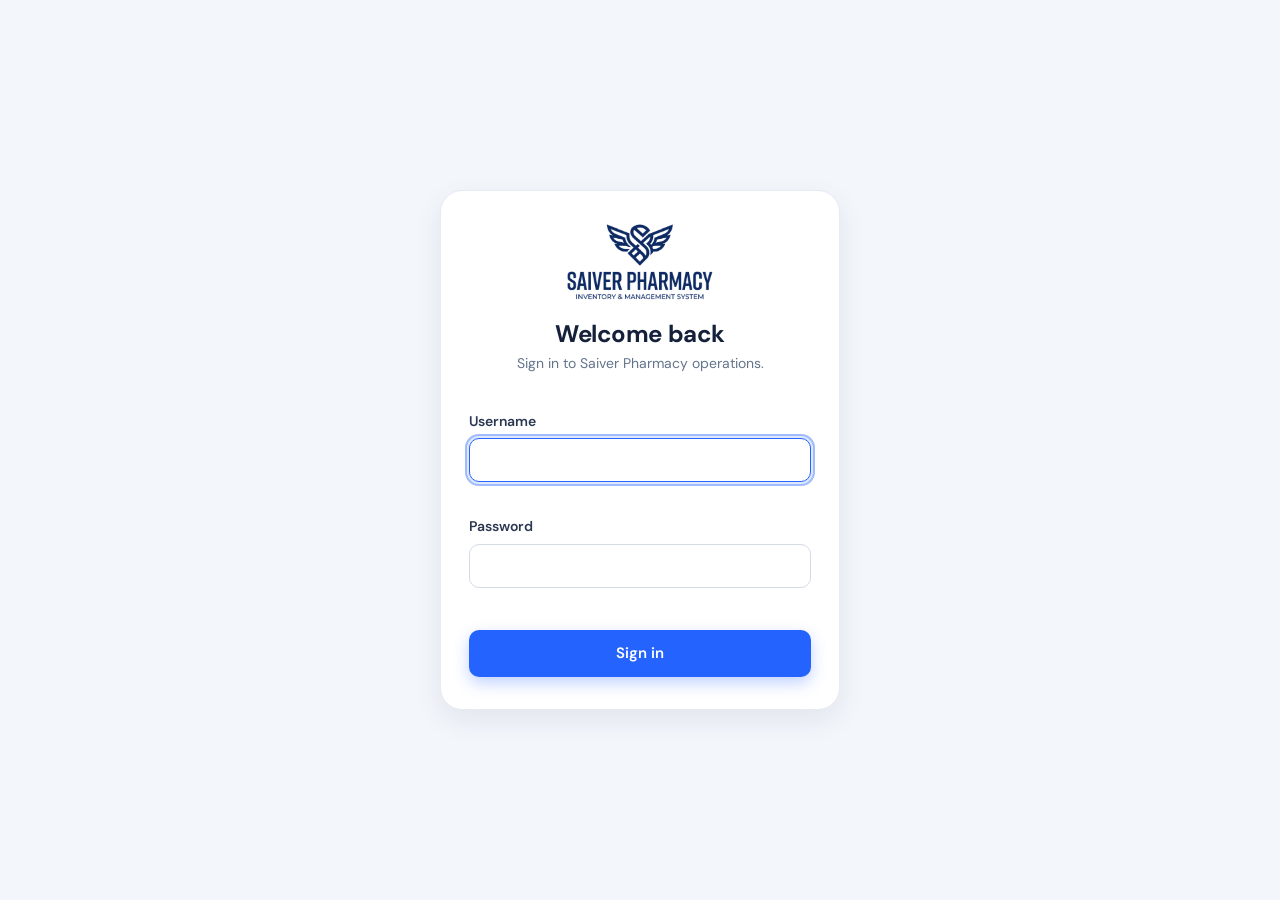
<file: frontend/index.html>
<!doctype html>
<html lang="en">
<head>
  <meta charset="utf-8">
  <meta name="viewport" content="width=device-width, initial-scale=1">
  <title>Sign in · Saiver Pharmacy</title>
  <link rel="preconnect" href="https://fonts.googleapis.com">
  <link rel="preconnect" href="https://fonts.gstatic.com" crossorigin>
  <link href="https://fonts.googleapis.com/css2?family=DM+Sans:wght@400;500;600;700&display=swap" rel="stylesheet">
  <link rel="stylesheet" href="css/style.css">
  <link rel="stylesheet" href="css/extra.css">
</head>
<body class="login-body" data-page="login">
  <main class="login-wrap">
    <section class="login-card">
      <img class="login-logo" id="loginLogo" alt="OU Pharmacy">
      <h1>Welcome back</h1>
      <p class="login-sub">Sign in to Saiver Pharmacy operations.</p>
      <div class="login-error" id="loginError" hidden></div>
      <form id="loginForm" class="login-form" novalidate>
        <label class="field"><span>Username</span>
          <input name="username" autocomplete="username" required autofocus>
        </label>
        <label class="field"><span>Password</span>
          <input type="password" name="password" autocomplete="current-password" required>
        </label>
        <button class="button button-primary login-btn" type="submit" id="loginBtn">Sign in</button>
      </form>
    </section>
  </main>

  <script src="js/logo-data.js"></script>
  <script src="js/api.js"></script>
  <script>
    (function () {
      var logo = document.getElementById("loginLogo");
      if (window.LOGO_FULL) logo.src = window.LOGO_FULL;

      var form = document.getElementById("loginForm");
      var btn = document.getElementById("loginBtn");
      var errorBox = document.getElementById("loginError");

      function showError(text) {
        errorBox.textContent = text;
        errorBox.hidden = false;
      }

      // Already signed in? Go straight to the dashboard.
      if (Api.getToken()) {
        Api.me().then(function () {
          location.replace("dashboard.html");
        }).catch(function () {
          Api.clearToken();
        });
      }

      form.addEventListener("submit", async function (e) {
        e.preventDefault();
        errorBox.hidden = true;

        var username = form.elements.username.value.trim();
        var password = form.elements.password.value;
        if (!username || !password) {
          showError("Enter your username and password.");
          return;
        }

        btn.disabled = true;
        btn.textContent = "Signing in…";
        try {
          await Api.login(username, password);
          location.href = "dashboard.html";
        } catch (err) {
          showError(err.message);
          btn.disabled = false;
          btn.textContent = "Sign in";
        }
      });
    })();
  </script>
</body>
</html>
</file>
<file: frontend/css/style.css>
/* MediCore Pharmacy: complete stylesheet.
   Replace the ENTIRE contents of backend/static/frontend/style.css with this file. */

:root {
    --ink: #0e1a2f;
    --ink-2: #172a4a;
    --ink-text: #aebbd3;
    --primary: #1f5eff;
    --primary-dark: #1648cc;
    --primary-soft: #e7eeff;
    --bg: #f2f5fa;
    --surface: #ffffff;
    --text: #15203a;
    --muted: #66758d;
    --border: #e1e7f0;
    --success: #15803d;
    --success-soft: #dcfce7;
    --warning: #a85a06;
    --warning-soft: #fef0c7;
    --danger: #c81e1e;
    --danger-soft: #fee2e2;
    --r-card: 16px;
    --r-control: 10px;
    --shadow: 0 1px 2px rgba(14, 26, 47, .05), 0 8px 24px rgba(14, 26, 47, .06);
}

*, *::before, *::after { box-sizing: border-box; }
html { scroll-behavior: smooth; }

body {
    margin: 0;
    background: var(--bg);
    color: var(--text);
    font-family: "DM Sans", "Segoe UI", Arial, sans-serif;
    font-size: 15px;
    line-height: 1.55;
    -webkit-font-smoothing: antialiased;
}

h1, h2, h3, h4 { margin: 0 0 6px; color: var(--text); font-weight: 700; line-height: 1.25; }
h1 { font-size: clamp(26px, 3vw, 34px); letter-spacing: -0.02em; }
h2 { font-size: 18px; letter-spacing: -0.01em; }
h3 { font-size: 16px; }
p { margin: 0 0 12px; color: var(--muted); }
a { color: var(--primary); text-decoration: none; }
a:hover { color: var(--primary-dark); }
:focus-visible { outline: 3px solid rgba(31, 94, 255, .35); outline-offset: 2px; }

/* ---------- Layout ---------- */
.app-shell { display: flex; min-height: 100vh; }
.main-area { flex: 1; min-width: 0; display: flex; flex-direction: column; }
.page-content { flex: 1; width: 100%; max-width: 1240px; margin: 0 auto; padding: 32px; }

/* ---------- Sidebar ---------- */
.sidebar {
    width: 268px;
    flex-shrink: 0;
    position: sticky;
    top: 0;
    height: 100vh;
    display: flex;
    flex-direction: column;
    padding: 26px 16px 20px;
    background: linear-gradient(180deg, var(--ink) 0%, #0b1426 100%);
    color: var(--ink-text);
    overflow-y: auto;
}
.brand { display: flex; align-items: center; gap: 12px; margin: 0 8px 32px; color: #fff; }
.brand:hover { color: #fff; }
.brand strong { display: block; font-size: 19px; letter-spacing: -0.02em; line-height: 1.1; }
.brand small { display: block; margin-top: 3px; font-size: 11px; font-weight: 500; color: #7f91b3; }
.brand-mark {
    width: 42px; height: 42px; flex-shrink: 0;
    display: grid; place-items: center;
    border-radius: 12px;
    background: var(--primary);
    color: #fff;
    box-shadow: 0 6px 16px rgba(31, 94, 255, .45);
}
.brand-mark svg { width: 20px; height: 20px; }

.nav-caption { margin: 0 14px 8px; font-size: 12px; font-weight: 600; color: #6f82a6; }
.nav-list { display: flex; flex-direction: column; gap: 4px; }
.nav-link {
    display: flex; align-items: center; gap: 12px;
    padding: 11px 14px;
    border-radius: var(--r-control);
    color: var(--ink-text);
    font-weight: 500;
    transition: background .15s, color .15s;
}
.nav-link:hover { background: var(--ink-2); color: #fff; }
.nav-link.active { background: var(--primary); color: #fff; box-shadow: 0 6px 14px rgba(31, 94, 255, .35); }
.nav-icon { width: 22px; text-align: center; font-size: 15px; opacity: .95; }

.sidebar-bottom { margin-top: auto; padding-top: 24px; }
.help-card {
    margin-bottom: 16px; padding: 16px;
    border-radius: 14px;
    background: var(--ink-2);
    border: 1px solid rgba(255, 255, 255, .06);
}
.help-symbol { display: block; margin-bottom: 6px; color: #7aa2ff; font-size: 16px; }
.help-card strong { display: block; color: #fff; }
.help-card p { margin: 4px 0 10px; color: #92a4c6; font-size: 13px; }
.help-card a { color: #fff; font-weight: 600; font-size: 13px; }

.profile { display: flex; align-items: center; gap: 10px; padding: 10px 8px 0; border-top: 1px solid rgba(255, 255, 255, .08); }
.avatar {
    width: 38px; height: 38px; flex-shrink: 0;
    display: grid; place-items: center;
    border-radius: 50%;
    background: var(--primary); color: #fff; font-weight: 700;
}
.profile-copy { flex: 1; min-width: 0; }
.profile-copy strong { display: block; overflow: hidden; text-overflow: ellipsis; white-space: nowrap; color: #fff; font-size: 14px; }
.profile-copy small { color: #7f91b3; }
.logout { color: #9fb0cf; padding: 6px; border-radius: 8px; }
.logout:hover { background: var(--ink-2); color: #fff; }

/* ---------- Top bar ---------- */
.topbar {
    position: sticky; top: 0; z-index: 20;
    display: flex; align-items: center; gap: 16px;
    padding: 14px 32px;
    background: rgba(255, 255, 255, .92);
    backdrop-filter: blur(8px);
    border-bottom: 1px solid var(--border);
}
.breadcrumb { flex: 1; color: var(--muted); font-size: 14px; }
.breadcrumb span { margin: 0 6px; color: #bcc6d6; }
.breadcrumb strong { color: var(--text); font-weight: 600; }
.breadcrumb a { color: var(--muted); }
.breadcrumb a:hover { color: var(--primary); }
.topbar-right { display: flex; align-items: center; gap: 10px; color: var(--muted); font-size: 13px; }
.status-dot { width: 8px; height: 8px; border-radius: 50%; background: #22c55e; box-shadow: 0 0 0 4px rgba(34, 197, 94, .18); }
.topbar-date { padding-left: 12px; border-left: 1px solid var(--border); }
.menu-toggle { display: none; }

/* ---------- Buttons ---------- */
button, .button, .btn {
    display: inline-flex; align-items: center; justify-content: center; gap: 8px;
    min-height: 42px; padding: 10px 18px;
    border: 1px solid transparent;
    border-radius: var(--r-control);
    background: var(--primary); color: #fff;
    font: inherit; font-weight: 600; line-height: 1.2;
    cursor: pointer;
    transition: background .15s, box-shadow .15s;
}
button:hover, .button:hover, .btn:hover { background: var(--primary-dark); color: #fff; }
.button-primary { box-shadow: 0 6px 16px rgba(31, 94, 255, .28); }
.button-secondary, .btn-secondary, .cancel-link {
    background: var(--surface); color: var(--text); border-color: var(--border); box-shadow: none;
}
.button-secondary:hover, .btn-secondary:hover, .cancel-link:hover { background: #f1f5fa; color: var(--text); }
.btn-danger, .button-danger { background: var(--danger); }
.btn-danger:hover, .button-danger:hover { background: #a61818; }
.menu-toggle, .message-close { min-height: 0; padding: 4px 10px; background: transparent; color: var(--text); border: 0; font-size: 18px; box-shadow: none; }
.menu-toggle:hover, .message-close:hover { background: #eaeff6; color: var(--text); }

/* ---------- Page headings ---------- */
.welcome-row, .page-header, .page-heading {
    display: flex; align-items: flex-end; justify-content: space-between;
    flex-wrap: wrap; gap: 16px;
    margin-bottom: 24px;
}
.eyebrow { display: flex; align-items: center; gap: 10px; margin-bottom: 10px; color: var(--primary); font-size: 13px; font-weight: 600; }
.eyebrow-line { width: 22px; height: 2px; border-radius: 2px; background: var(--primary); }
.subtitle { margin: 0; }
.back-link { font-weight: 600; font-size: 14px; }

/* ---------- Cards and panels ---------- */
.card, .panel, .form-card, .content-card {
    margin-bottom: 22px; padding: 24px;
    background: var(--surface);
    border: 1px solid var(--border);
    border-radius: var(--r-card);
    box-shadow: var(--shadow);
}
.panel-heading { display: flex; align-items: flex-start; justify-content: space-between; gap: 12px; margin-bottom: 18px; }
.panel-heading p { margin: 0; font-size: 13px; }
.text-link { font-weight: 600; font-size: 14px; white-space: nowrap; }

/* Stats */
.stats-grid { display: grid; grid-template-columns: repeat(4, minmax(0, 1fr)); gap: 18px; margin-bottom: 22px; }
.stat-card {
    padding: 20px;
    background: var(--surface);
    border: 1px solid var(--border);
    border-radius: var(--r-card);
    box-shadow: var(--shadow);
}
.stat-top { display: flex; align-items: center; justify-content: space-between; margin-bottom: 16px; }
.stat-label { color: var(--muted); font-size: 14px; font-weight: 500; }
.stat-value { font-size: 34px; font-weight: 700; letter-spacing: -0.03em; line-height: 1; }
.stat-foot { display: flex; align-items: center; gap: 8px; margin-top: 12px; color: var(--muted); font-size: 13px; }

.stat-icon, .alert-icon, .quick-icon, .empty-icon, .section-icon {
    width: 40px; height: 40px; flex-shrink: 0;
    display: grid; place-items: center;
    border-radius: 11px; font-weight: 700;
}
.blue { background: var(--primary-soft); color: var(--primary-dark); }
.teal { background: #d5f5ef; color: #0f766e; }
.amber { background: var(--warning-soft); color: var(--warning); }
.rose { background: var(--danger-soft); color: var(--danger); }
.mini-dot { width: 8px; height: 8px; border-radius: 50%; }
.blue-dot { background: #3b82f6; }
.teal-dot { background: #14b8a6; }
.amber-dot { background: #f59e0b; }
.rose-dot { background: #ef4444; }

/* Dashboard grid */
.content-grid { display: grid; grid-template-columns: minmax(0, 1.9fr) minmax(0, 1fr); gap: 22px; align-items: start; }
.content-grid .panel { margin-bottom: 0; }
.right-stack { display: grid; gap: 22px; }

.alert-count {
    min-width: 30px; height: 30px; padding: 0 9px;
    display: grid; place-items: center;
    border-radius: 15px;
    background: var(--danger-soft); color: var(--danger);
    font-size: 13px; font-weight: 700;
}
.alert-row, .quick-action {
    display: flex; align-items: center; gap: 14px;
    margin-top: 6px; padding: 12px;
    border-radius: 12px;
    color: var(--text);
    transition: background .15s;
}
.alert-row:hover, .quick-action:hover { background: #f3f6fb; color: var(--text); }
.alert-copy, .quick-action > span:nth-child(2) { flex: 1; min-width: 0; }
.alert-row strong, .quick-action strong { display: block; font-weight: 600; }
.alert-row small, .quick-action small { color: var(--muted); font-size: 13px; }
.alert-arrow { color: #9aa7bb; }
.quick-icon { background: var(--primary-soft); color: var(--primary-dark); }

/* ---------- Tables ---------- */
.table-wrap, .table-wrapper, .table-container {
    width: 100%; overflow-x: auto;
    background: var(--surface);
    border: 1px solid var(--border);
    border-radius: 12px;
}
table { width: 100%; border-collapse: collapse; }
thead { background: #f7f9fc; }
th {
    padding: 12px 16px;
    color: var(--muted); font-size: 13px; font-weight: 600; text-align: left; white-space: nowrap;
}
td { padding: 14px 16px; border-top: 1px solid #edf1f7; color: #2b3852; vertical-align: middle; }
tbody tr:hover { background: #f8faff; }
.muted-cell { color: var(--muted); }
.medicine-cell { display: flex; align-items: center; gap: 12px; }
.medicine-cell strong { display: block; color: var(--text); font-weight: 600; }
.medicine-cell small { color: var(--muted); font-size: 13px; }
.medicine-symbol {
    width: 38px; height: 38px; flex-shrink: 0;
    display: grid; place-items: center;
    border-radius: 11px;
    background: var(--primary-soft); color: var(--primary-dark); font-weight: 700;
}

/* Status pills and badges */
.pill, .badge, .status, .status-badge {
    display: inline-block; padding: 4px 11px;
    border-radius: 999px;
    font-size: 12.5px; font-weight: 600; white-space: nowrap;
    background: var(--primary-soft); color: var(--primary-dark);
}
.pill-good, .badge-success { background: var(--success-soft); color: var(--success); }
.pill-warning, .badge-warning { background: var(--warning-soft); color: var(--warning); }
.pill-danger, .badge-danger { background: var(--danger-soft); color: var(--danger); }

.empty-state { padding: 44px 20px; text-align: center; }
.empty-icon { width: 56px; height: 56px; margin: 0 auto 14px; background: var(--primary-soft); color: var(--primary); font-size: 22px; }
.empty-state p { max-width: 380px; margin: 0 auto 18px; }

/* ---------- Forms ---------- */
label { display: block; margin: 0 0 6px; color: #2b3852; font-size: 14px; font-weight: 600; }
input, select, textarea {
    width: 100%; min-height: 44px; padding: 10px 14px;
    background: #fff; color: var(--text);
    border: 1px solid #d3dbe8; border-radius: var(--r-control);
    font: inherit;
    transition: border-color .15s, box-shadow .15s;
}
input::placeholder, textarea::placeholder { color: #9aa7bb; }
input:hover, select:hover, textarea:hover { border-color: #b6c2d6; }
input:focus, select:focus, textarea:focus { border-color: var(--primary); outline: 0; box-shadow: 0 0 0 4px rgba(31, 94, 255, .14); }
input[type="checkbox"], input[type="radio"] { width: auto; min-height: 0; }

.form-section { margin-bottom: 28px; }
.form-section-header, .section-heading { display: flex; align-items: center; gap: 14px; margin-bottom: 18px; }
.section-icon { background: var(--primary-soft); color: var(--primary-dark); }
.form-grid, .form-row, .fields-grid { display: grid; grid-template-columns: repeat(2, minmax(0, 1fr)); gap: 18px 20px; }
.form-group, .field, .form-field { min-width: 0; }
.full-width, .field-full, .span-2 { grid-column: 1 / -1; }
.input-prefix, .input-group { position: relative; }
.form-note, .note, .help-text {
    display: flex; gap: 10px; align-items: flex-start;
    margin-top: 18px; padding: 12px 14px;
    border-radius: 12px;
    background: var(--primary-soft); color: #28418f; font-size: 14px;
}
.form-actions, .actions, .button-group {
    display: flex; flex-wrap: wrap; align-items: center; justify-content: flex-end; gap: 12px;
    margin-top: 24px; padding-top: 20px;
    border-top: 1px solid var(--border);
}
.cancel-link, .form-actions > a { display: inline-flex; align-items: center; min-height: 42px; padding: 10px 18px; border-radius: var(--r-control); font-weight: 600; }
.form-actions > a { background: var(--surface); color: var(--text); border: 1px solid var(--border); }
.form-actions > a:hover { background: #f1f5fa; color: var(--text); }

/* Search and filters */
.search-form, .search-bar, .toolbar, .filters { display: flex; flex-wrap: wrap; align-items: center; gap: 10px; margin-bottom: 18px; }
.search-form input, .search-bar input { flex: 1; min-width: 200px; }
.search-form select, .filters select { width: auto; min-width: 160px; }

/* Pagination */
.pagination { display: flex; align-items: center; justify-content: space-between; gap: 12px; margin-top: 18px; color: var(--muted); font-size: 14px; }
.pagination a { padding: 8px 14px; border: 1px solid var(--border); border-radius: var(--r-control); background: var(--surface); font-weight: 600; }

/* ---------- Messages ---------- */
.messages { margin-bottom: 20px; }
.message {
    display: flex; align-items: center; justify-content: space-between; gap: 12px;
    margin-bottom: 10px; padding: 12px 16px;
    border: 1px solid #bcd0ff; border-radius: 12px;
    background: var(--primary-soft); color: #28418f; font-weight: 500;
}
.message.success { background: #ecfdf3; border-color: #b7ebc9; color: #166534; }
.message.error, .message.danger { background: #fef2f2; border-color: #fbcaca; color: #991b1b; }
.message.warning { background: #fffbeb; border-color: #fde7a3; color: #92580a; }

/* ---------- Footer ---------- */
.footer { display: flex; flex-wrap: wrap; justify-content: space-between; gap: 8px; margin-top: 36px; padding-top: 20px; border-top: 1px solid var(--border); color: var(--muted); font-size: 13px; }

/* ---------- Responsive ---------- */
@media (max-width: 1100px) {
    .stats-grid { grid-template-columns: repeat(2, minmax(0, 1fr)); }
    .content-grid { grid-template-columns: 1fr; }
}
@media (max-width: 900px) {
    .menu-toggle { display: inline-flex; }
    .sidebar { position: fixed; left: 0; top: 0; z-index: 50; transform: translateX(-100%); transition: transform .25s ease; }
    .sidebar.open { transform: translateX(0); box-shadow: 0 0 0 100vmax rgba(14, 26, 47, .45); }
    .topbar { padding: 12px 18px; }
    .topbar-date { display: none; }
    .page-content { padding: 20px; }
}
@media (max-width: 640px) {
    .stats-grid, .form-grid, .form-row, .fields-grid { grid-template-columns: 1fr; }
    .card, .panel, .form-card { padding: 18px; }
    .form-actions { justify-content: stretch; }
    .form-actions > * { flex: 1; }
}
@media (prefers-reduced-motion: reduce) {
    * { transition: none !important; scroll-behavior: auto !important; }
}
/* ---------- Inventory list page (append to the END of style.css) ---------- */
.inventory-toolbar {
    display: flex; flex-wrap: wrap; align-items: center; justify-content: space-between;
    gap: 14px; margin-bottom: 18px;
}
.inventory-toolbar .search-form { position: relative; flex: 1; min-width: 280px; max-width: 540px; margin: 0; }
.inventory-toolbar .search-form input { padding-left: 40px; }
.search-symbol {
    position: absolute; left: 14px; top: 50%; transform: translateY(-50%);
    color: var(--muted); font-size: 16px; pointer-events: none;
}
.button-dark { background: var(--ink); }
.button-dark:hover { background: var(--ink-2); }
.clear-link { color: var(--muted); font-weight: 600; white-space: nowrap; }
.clear-link:hover { color: var(--danger); }

.filter-chips { display: flex; flex-wrap: wrap; gap: 8px; }
.filter-chip {
    padding: 8px 14px;
    border: 1px solid var(--border); border-radius: 999px;
    background: var(--surface); color: var(--text);
    font-size: 14px; font-weight: 500;
    transition: background .15s;
}
.filter-chip:hover { background: #f3f6fb; color: var(--text); }
.filter-chip.selected { background: var(--ink); border-color: var(--ink); color: #fff; }

.stock-number { font-weight: 600; }
.stock-low { color: var(--warning); }

.row-actions { display: flex; align-items: center; gap: 8px; }
.row-actions form { margin: 0; }
.icon-action {
    width: 34px; height: 34px; min-height: 0; padding: 0;
    display: inline-grid; place-items: center;
    border: 1px solid var(--border); border-radius: 9px;
    background: var(--surface); color: var(--muted);
    font-size: 16px; line-height: 1; box-shadow: none;
}
.icon-action:hover { background: var(--primary-soft); border-color: #bcd0ff; color: var(--primary-dark); }
.danger-action:hover { background: var(--danger-soft); border-color: #fbcaca; color: var(--danger); }

.table-footer {
    display: flex; flex-wrap: wrap; align-items: center; justify-content: space-between;
    gap: 12px; margin-top: 16px; color: var(--muted); font-size: 14px;
}
.table-footer .pagination { margin-top: 0; }
button.logout {
    min-height: 0; padding: 6px 8px;
    background: transparent; color: #9fb0cf; box-shadow: none;
}
button.logout:hover { background: var(--ink-2); color: #fff; }

/* ---------- Profile menu (top right) ---------- */
.topbar-right { margin-left: auto; display: flex; align-items: center; gap: 14px; }
.user-menu { position: relative; margin-left: 8px; }
.user-btn {
  display: flex; align-items: center; gap: 10px;
  background: #fff; border: 1px solid #e3e8f0; border-radius: 999px;
  padding: 5px 12px 5px 5px; cursor: pointer; font: inherit; color: #0f1b33;
}
.user-btn:hover { background: #f3f6fb; }
.user-avatar {
  width: 30px; height: 30px; border-radius: 50%;
  background: #2563ff; color: #fff; font-weight: 700;
  display: grid; place-items: center; font-size: 13px;
}
.user-name { font-weight: 600; font-size: 14px; }
.user-caret { font-size: 11px; color: #64748b; }
.user-dropdown {
  display: none; position: absolute; right: 0; top: calc(100% + 8px);
  min-width: 200px; background: #fff; border: 1px solid #e3e8f0;
  border-radius: 12px; box-shadow: 0 12px 32px rgba(15, 27, 51, .15);
  overflow: hidden; z-index: 50;
}
.user-menu.open .user-dropdown { display: block; }
.user-dropdown-head { padding: 12px 14px; border-bottom: 1px solid #eef1f6; display: flex; flex-direction: column; }
.user-dropdown-head small { color: #64748b; }
.user-dropdown a, .user-dropdown button {
  display: block; width: 100%; text-align: left; padding: 10px 14px;
  background: none; border: 0; font: inherit; color: #0f1b33;
  text-decoration: none; cursor: pointer;
}
.user-dropdown a:hover, .user-dropdown button:hover { background: #f3f6fb; }

/* ---------- Login page ---------- */
.login-page {
  min-height: 100vh; display: grid; place-items: center;
  background: linear-gradient(135deg, #0b1730, #14306b); font-family: "DM Sans", sans-serif;
}
.login-card {
  width: 100%; max-width: 380px; background: #fff; border-radius: 18px;
  padding: 36px 32px; box-shadow: 0 24px 60px rgba(0, 0, 0, .35);
}
.login-card h1 { margin: 0 0 4px; font-size: 26px; color: #0f1b33; }
.login-card .login-sub { margin: 0 0 22px; color: #64748b; }
.login-card label { display: block; font-weight: 600; font-size: 13px; margin: 14px 0 6px; color: #0f1b33; }
.login-card input[type=text], .login-card input[type=password] {
  width: 100%; padding: 11px 12px; border: 1px solid #d5dbe6;
  border-radius: 10px; font: inherit; box-sizing: border-box;
}
.login-card input:focus { outline: 2px solid #2563ff55; border-color: #2563ff; }
.login-card button[type=submit] {
  width: 100%; margin-top: 22px; padding: 12px; border: 0; border-radius: 10px;
  background: #2563ff; color: #fff; font: inherit; font-weight: 600; cursor: pointer;
}
.login-card button[type=submit]:hover { background: #1d4fd8; }
.login-error { background: #fee2e2; color: #b91c1c; padding: 10px 12px; border-radius: 10px; font-size: 14px; margin-bottom: 8px; }
.settings-card { max-width: 480px; background: #fff; border: 1px solid #e3e8f0; border-radius: 16px; padding: 24px; }
.settings-card p { margin: 12px 0 4px; }
.settings-card input { width: 100%; padding: 10px 12px; border: 1px solid #d5dbe6; border-radius: 10px; box-sizing: border-box; }
.settings-card button { margin-top: 18px; padding: 10px 18px; border: 0; border-radius: 10px; background: #2563ff; color: #fff; font-weight: 600; cursor: pointer; }
/* ================= Profile menu (top right) ================= */
.topbar .topbar-right {
  margin-left: auto;
  display: flex;
  align-items: center;
  gap: 16px;
}

.topbar .user-menu {
  position: relative;
}

.topbar .user-menu .user-btn {
  display: flex;
  align-items: center;
  gap: 10px;
  height: 44px;
  padding: 4px 14px 4px 4px;
  background: #ffffff;
  color: #0f1b33;
  border: 1px solid #e3e8f0;
  border-radius: 999px;
  font: inherit;
  font-weight: 600;
  font-size: 14px;
  cursor: pointer;
  box-shadow: 0 1px 2px rgba(15, 27, 51, 0.06);
  transition: background 0.15s, box-shadow 0.15s;
}

.topbar .user-menu .user-btn:hover {
  background: #f3f6fb;
  box-shadow: 0 2px 8px rgba(15, 27, 51, 0.1);
}

.topbar .user-menu .user-avatar {
  width: 36px;
  height: 36px;
  border-radius: 50%;
  background: linear-gradient(135deg, #2563ff, #5b8cff);
  color: #ffffff;
  display: grid;
  place-items: center;
  font-size: 14px;
  font-weight: 700;
}

.topbar .user-menu .user-name {
  max-width: 130px;
  overflow: hidden;
  text-overflow: ellipsis;
  white-space: nowrap;
}

.topbar .user-menu .user-caret {
  font-size: 10px;
  color: #64748b;
  transition: transform 0.15s;
}

.topbar .user-menu.open .user-caret {
  transform: rotate(180deg);
}

/* Dropdown hidden by default */
.topbar .user-menu .user-dropdown {
  display: none;
  position: absolute;
  right: 0;
  top: calc(100% + 10px);
  width: 230px;
  background: #ffffff;
  border: 1px solid #e3e8f0;
  border-radius: 14px;
  box-shadow: 0 16px 40px rgba(15, 27, 51, 0.16);
  overflow: hidden;
  z-index: 100;
}

.topbar .user-menu.open .user-dropdown {
  display: block;
}

.topbar .user-menu .user-dropdown-head {
  display: flex;
  flex-direction: column;
  gap: 2px;
  padding: 14px 16px;
  background: #f8fafd;
  border-bottom: 1px solid #eef1f6;
}

.topbar .user-menu .user-dropdown-head strong {
  font-size: 14px;
  color: #0f1b33;
}

.topbar .user-menu .user-dropdown-head small {
  font-size: 12px;
  color: #64748b;
}

.topbar .user-menu .user-dropdown a,
.topbar .user-menu .user-dropdown button {
  display: flex;
  align-items: center;
  gap: 10px;
  width: 100%;
  padding: 11px 16px;
  margin: 0;
  background: transparent;
  color: #0f1b33;
  border: 0;
  border-radius: 0;
  box-shadow: none;
  font: inherit;
  font-size: 14px;
  font-weight: 500;
  text-align: left;
  text-decoration: none;
  cursor: pointer;
}

.topbar .user-menu .user-dropdown a:hover,
.topbar .user-menu .user-dropdown button:hover {
  background: #f3f6fb;
}

.topbar .user-menu .user-dropdown form {
  margin: 0;
  border-top: 1px solid #eef1f6;
}

.topbar .user-menu .user-dropdown form button {
  color: #dc2626;
}

.topbar .user-menu .user-dropdown form button:hover {
  background: #fef2f2;
}
.analytics-card {
  background: rgba(255, 255, 255, 0.05);
  border: 1px solid rgba(255, 255, 255, 0.1);
  border-radius: 16px;
  padding: 18px;
  color: #cbd5e1;
}
.analytics-card .analytics-title { display: flex; align-items: center; gap: 8px; color: #fff; margin-bottom: 14px; }
.analytics-card .analytics-row { display: flex; justify-content: space-between; align-items: center; margin: 10px 0 6px; font-size: 13px; }
.analytics-card .analytics-row strong { color: #fff; font-size: 14px; }
.analytics-card .analytics-row.small { margin: 6px 0; font-size: 12px; }
.analytics-card .warn { color: #fbbf24; }
.analytics-card .danger { color: #f87171; }
.analytics-bar { height: 6px; background: rgba(255, 255, 255, 0.12); border-radius: 999px; overflow: hidden; margin-bottom: 12px; }
.analytics-bar-fill { height: 100%; background: linear-gradient(90deg, #2563ff, #34d399); border-radius: 999px; }
.field input[readonly] {
  background: #f1f5f9;
  color: #475569;
  cursor: not-allowed;
}
.field small { font-weight: 400; color: #64748b; }

/* ================= Add / Edit medicine form ================= */
.form-layout { width: 100%; }

/* One combined card: sections inside it */
.form-layout .form-panel { padding: 28px; margin-bottom: 0; }

.form-section-heading {
    display: flex;
    align-items: center;
    gap: 14px;
    margin-bottom: 20px;
}
.form-section-heading h2 { margin: 0 0 2px; }
.form-section-heading p { margin: 0; font-size: 13px; }

.form-section-icon {
    width: 42px;
    height: 42px;
    flex-shrink: 0;
    display: grid;
    place-items: center;
    border-radius: 12px;
    background: var(--primary-soft);
    color: var(--primary-dark);
    font-size: 16px;
    font-weight: 700;
}
.form-section-icon.teal-icon { background: #d5f5ef; color: #0f766e; }

.form-section-divider {
    border: 0;
    border-top: 1px solid var(--border);
    margin: 30px 0;
}

/* Fields */
.field { display: block; margin: 0; }
.field > span { display: block; margin-bottom: 6px; color: #2b3852; font-size: 14px; font-weight: 600; }
.field > span b { color: var(--danger); font-weight: 700; }
.field-wide { grid-column: 1 / -1; }

/* Peso sign inside the price input */
.input-prefix { position: relative; }
.input-prefix > span {
    position: absolute;
    left: 14px;
    top: 50%;
    transform: translateY(-50%);
    color: var(--muted);
    font-weight: 600;
    pointer-events: none;
}
.input-prefix input { padding-left: 32px; }

/* Light button (Back to inventory, Cancel) */
.button-light {
    background: var(--surface);
    color: var(--text);
    border-color: var(--border);
    box-shadow: none;
}
.button-light:hover { background: #f1f5fa; color: var(--text); }

/* Save button is not available until the form is complete */
.button[disabled],
button[disabled] {
    opacity: 0.45;
    cursor: not-allowed;
    pointer-events: none;
    box-shadow: none;
    filter: grayscale(0.3);
}

/* Hint text next to the buttons */
.form-hint {
    margin-right: auto;
    align-self: center;
    font-size: 13px;
    color: var(--muted);
}
.form-hint.is-ready { color: var(--success); }

.form-layout .form-actions { border-top: 0; padding-top: 0; margin-top: 20px; }
</file>
<file: frontend/css/extra.css>
/* Extra styles for the separated frontend. Loaded after style.css. */

[hidden] { display: none !important; }

/* ---------- logos ---------- */
.brand-logo {
  display: flex; align-items: center; justify-content: center;
  background: #fff; border-radius: 16px; padding: 12px 16px;
  margin-bottom: 8px; text-decoration: none;
}
.brand-logo img { display: block; width: 100%; max-width: 170px; height: auto; }
.topbar-logo { height: 38px; width: auto; display: block; margin-right: 4px; }

/* ---------- medicine thumbnails ---------- */
.medicine-thumb {
  width: 44px; height: 44px; border-radius: 12px; flex: none;
  object-fit: cover; display: block; border: 1px solid #e6ebf3; background: #f3f6fb;
}
.row-actions button.icon-action { cursor: pointer; }

/* ---------- selects (add / edit / release forms) ---------- */
.field select {
  appearance: none;
  -webkit-appearance: none;
  padding-right: 40px;
  cursor: pointer;
  background-image: url("data:image/svg+xml;utf8,<svg xmlns='http://www.w3.org/2000/svg' width='14' height='14' viewBox='0 0 24 24' fill='none' stroke='%2366758d' stroke-width='3' stroke-linecap='round' stroke-linejoin='round'><polyline points='6 9 12 15 18 9'/></svg>");
  background-repeat: no-repeat;
  background-position: right 14px center;
}
.field select:invalid { color: #9aa7bb; }
.field select option { color: #15203a; }
.field select option[value=""] { color: #9aa7bb; }
.field input[readonly] { background: #f3f6fb; color: #66758d; cursor: not-allowed; }

/* ---------- photo upload ---------- */
.photo-box { display: flex; align-items: center; gap: 18px; flex-wrap: wrap; }
.photo-preview {
  width: 110px; height: 110px; border-radius: 16px; flex: none;
  border: 1px dashed #c9d3e3; background: #f3f6fb; overflow: hidden;
  display: grid; place-items: center; color: #9aa7bb; font-size: 13px;
}
.photo-preview img { width: 100%; height: 100%; object-fit: cover; display: block; }
.photo-controls { display: flex; flex-direction: column; gap: 8px; min-width: 220px; flex: 1; }
.photo-controls input[type="file"] { height: auto; padding: 10px 12px; }
.photo-controls small { color: #66758d; font-size: 12.5px; }
.photo-remove { display: flex; align-items: center; gap: 8px; font-size: 13px; color: #b42318; cursor: pointer; }
.photo-remove input { width: auto; height: auto; }

/* ---------- release page ---------- */
.release-info {
  margin-top: 16px; padding: 12px 16px; border-radius: 12px;
  background: #eef3ff; color: #2b4a9a; font-size: 14px;
}
.release-table-wrap { overflow-x: auto; }
.release-table { width: 100%; border-collapse: collapse; font-size: 14px; }
.release-table th,
.release-table td { padding: 12px 14px; text-align: left; border-bottom: 1px solid #e6ebf3; white-space: nowrap; }
.release-table th { font-size: 12px; letter-spacing: .04em; text-transform: uppercase; color: #66758d; }
.release-table td.num, .release-table th.num { text-align: right; }
.release-empty { padding: 24px 0; text-align: center; color: #66758d; }

/* ---------- dashboard analytics ---------- */
.an-grid { display: grid; gap: 16px; grid-template-columns: repeat(3, minmax(0, 1fr)); margin-bottom: 16px; }
.an-card {
  background: #fff; border: 1px solid #e6ebf3; border-radius: 18px;
  padding: 18px 20px; box-shadow: 0 1px 2px rgba(20, 32, 58, .04);
  min-width: 0;
}
.an-card h3 { margin: 0 0 2px; font-size: 15px; color: #15203a; }
.an-card p.an-sub { margin: 0 0 12px; font-size: 12.5px; color: #66758d; }
.an-chart { position: relative; height: 240px; }
.an-empty {
  height: 100%; display: flex; align-items: center; justify-content: center;
  color: #9aa7bb; font-size: 14px;
}
.an-tile { display: flex; align-items: center; gap: 16px; }
.an-ring {
  --pct: 0; --color: #2f6bff;
  width: 64px; height: 64px; border-radius: 50%; flex: none;
  background: conic-gradient(var(--color) calc(var(--pct) * 1%), #e8edf6 0);
  display: grid; place-items: center;
}
.an-ring::after {
  content: attr(data-label);
  width: 48px; height: 48px; border-radius: 50%; background: #fff;
  display: grid; place-items: center;
  font-size: 12px; font-weight: 700; color: #15203a;
}
.an-tile strong { display: block; font-size: 15px; color: #15203a; }
.an-tile small { color: #66758d; font-size: 12.5px; }
.an-strip { display: grid; gap: 16px; grid-template-columns: repeat(4, minmax(0, 1fr)); margin-bottom: 16px; }
.an-kpi span { font-size: 12.5px; color: #66758d; }
.an-kpi strong { display: block; margin-top: 4px; font-size: 24px; color: #15203a; }
.an-kpi small { color: #66758d; font-size: 12px; }

@media (max-width: 1100px) {
  .an-grid { grid-template-columns: repeat(2, minmax(0, 1fr)); }
  .an-strip { grid-template-columns: repeat(2, minmax(0, 1fr)); }
}
@media (max-width: 700px) {
  .an-grid, .an-strip { grid-template-columns: 1fr; }
}

/* ---------- login page ---------- */
.login-body { margin: 0; min-height: 100vh; background: #f3f6fb; font-family: "DM Sans", system-ui, sans-serif; }
.login-wrap { min-height: 100vh; display: grid; place-items: center; padding: 24px; }
.login-card {
  width: 100%; max-width: 400px; background: #fff; border: 1px solid #e6ebf3;
  border-radius: 22px; padding: 32px 28px; box-shadow: 0 10px 30px rgba(20, 32, 58, .08);
}
.login-logo { display: block; width: 150px; max-width: 60%; height: auto; margin: 0 auto 18px; }
.login-card h1 { margin: 0 0 4px; font-size: 24px; color: #15203a; text-align: center; }
.login-sub { margin: 0 0 20px; color: #66758d; font-size: 14px; text-align: center; }
.login-form { display: grid; gap: 14px; }
.login-btn { width: 100%; justify-content: center; }
.login-error {
  margin-bottom: 14px; padding: 10px 14px; border-radius: 12px;
  background: #fef3f2; color: #b42318; font-size: 14px;
}
</file>
